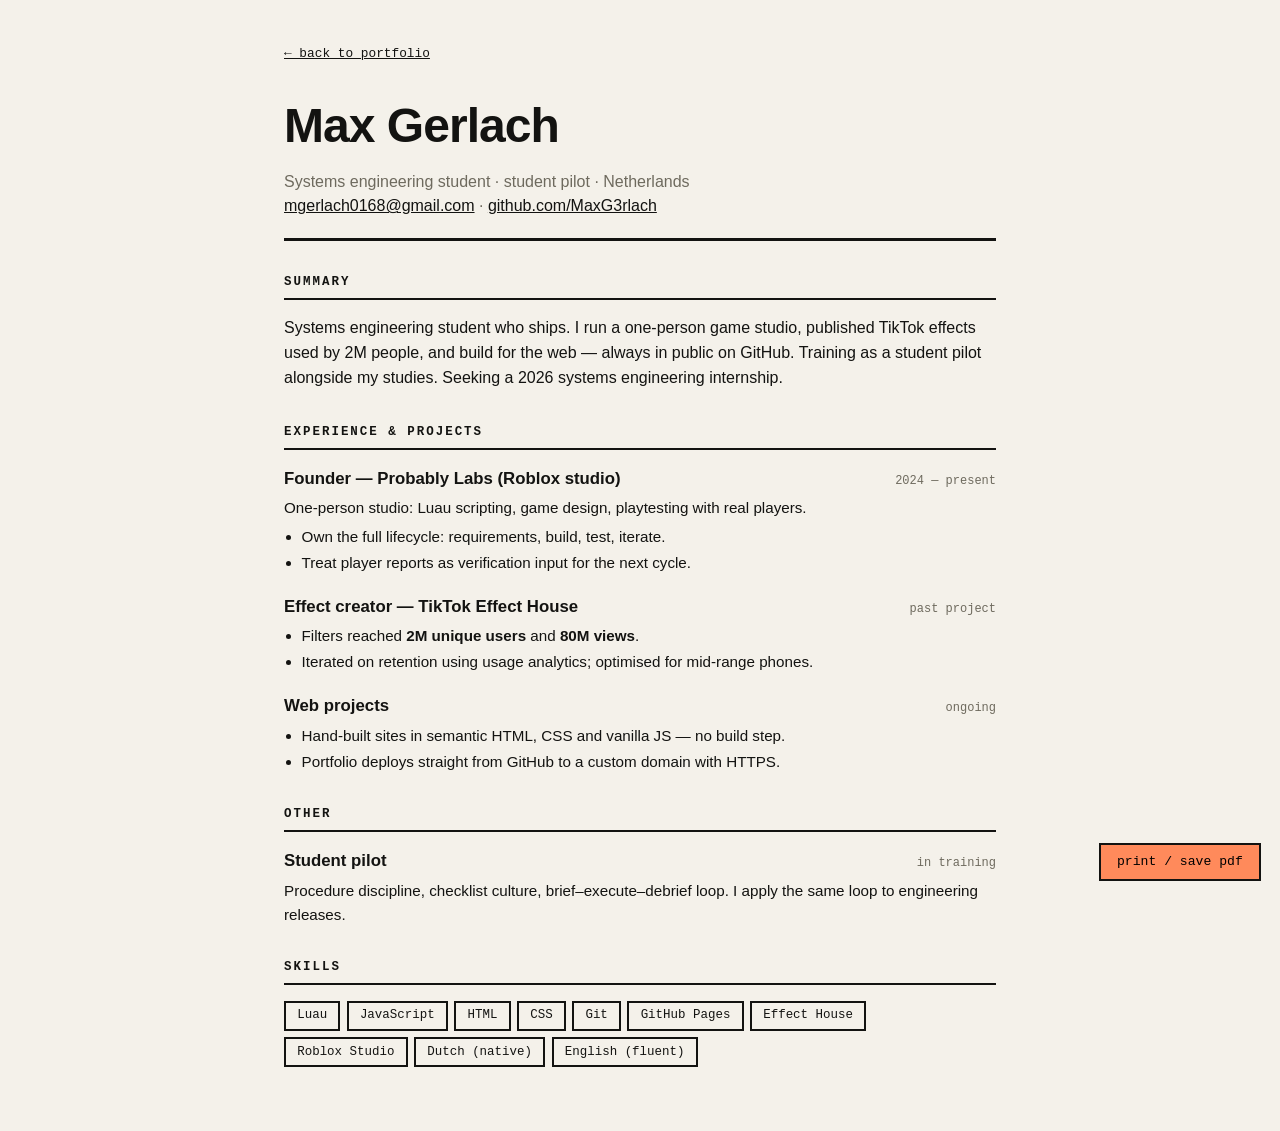
<file: resume.html>
<!DOCTYPE html>
<html lang="en">
<head>
  <meta charset="UTF-8" />
  <meta name="viewport" content="width=device-width, initial-scale=1.0" />
  <meta name="description" content="Résumé of Max Gerlach — systems engineering student and student pilot, Netherlands." />
  <meta name="robots" content="noindex" />
  <title>Résumé — Max Gerlach</title>
  <link rel="icon" href="data:image/svg+xml,%3Csvg xmlns='http://www.w3.org/2000/svg' viewBox='0 0 32 32'%3E%3Crect width='32' height='32' fill='%23FF8A5B'/%3E%3Ctext x='16' y='23' font-family='monospace' font-size='18' font-weight='bold' fill='black' text-anchor='middle'%3EM%3C/text%3E%3C/svg%3E" />
  <style>
    :root { --paper: #F4F1EA; --ink: #131311; --muted: #6E6A5E; --accent: #FF8A5B; }
    * { box-sizing: border-box; }
    body { margin: 0; background: var(--paper); color: var(--ink); font-family: "Helvetica Neue", Helvetica, Arial, system-ui, sans-serif; line-height: 1.55; -webkit-font-smoothing: antialiased; }
    .sheet { max-width: 760px; margin: 0 auto; padding: 2.5rem 1.5rem 4rem; }
    .back { font-family: ui-monospace, monospace; font-size: 0.8rem; color: var(--ink); }
    header.cv { border-bottom: 3px solid var(--ink); padding: 1.5rem 0 1.2rem; margin-bottom: 1.5rem; }
    header.cv h1 { margin: 0; font-size: clamp(2rem, 6vw, 3rem); letter-spacing: -0.02em; }
    header.cv p { margin: 0.4rem 0 0; color: var(--muted); }
    header.cv a { color: var(--ink); }
    h2 { font-family: ui-monospace, monospace; font-size: 0.78rem; text-transform: uppercase; letter-spacing: 0.16em; border-bottom: 2px solid var(--ink); padding-bottom: 0.35rem; margin: 2rem 0 1rem; }
    .item { margin-bottom: 1.2rem; }
    .item-head { display: flex; justify-content: space-between; gap: 1rem; flex-wrap: wrap; align-items: baseline; }
    .item-head h3 { margin: 0; font-size: 1.05rem; }
    .item-head span { font-family: ui-monospace, monospace; font-size: 0.75rem; color: var(--muted); }
    .item p { margin: 0.3rem 0; font-size: 0.95rem; }
    ul.tight { margin: 0.3rem 0 0; padding-left: 1.1rem; font-size: 0.95rem; }
    ul.tight li { margin: 0.15rem 0; }
    .skills { display: flex; flex-wrap: wrap; gap: 0.4rem; list-style: none; margin: 0; padding: 0; }
    .skills li { border: 2px solid var(--ink); padding: 0.2rem 0.7rem; font-family: ui-monospace, monospace; font-size: 0.78rem; }
    .printbtn { position: fixed; bottom: 1.2rem; right: 1.2rem; background: var(--accent); color: #000; border: 2px solid var(--ink); padding: 0.6rem 1rem; font-family: ui-monospace, monospace; font-size: 0.82rem; cursor: pointer; }
    @media print {
      body { background: #fff; }
      .printbtn, .back { display: none; }
      .sheet { max-width: none; padding: 0; }
      a { color: #000; text-decoration: none; }
    }
  </style>
</head>
<body>
  <div class="sheet">
    <a class="back" href="index.html">← back to portfolio</a>
    <header class="cv">
      <h1>Max Gerlach</h1>
      <p>Systems engineering student · student pilot · Netherlands<br />
      <a href="mailto:mgerlach0168@gmail.com">mgerlach0168@gmail.com</a> ·
      <a href="https://github.com/MaxG3rlach">github.com/MaxG3rlach</a></p>
    </header>

    <section aria-label="Summary">
      <h2>summary</h2>
      <p>Systems engineering student who ships. I run a one-person game studio, published TikTok effects used by 2M people, and build for the web — always in public on GitHub. Training as a student pilot alongside my studies. Seeking a 2026 systems engineering internship.</p>
    </section>

    <section aria-label="Experience">
      <h2>experience &amp; projects</h2>
      <div class="item">
        <div class="item-head"><h3>Founder — Probably Labs (Roblox studio)</h3><span>2024 — present</span></div>
        <p>One-person studio: Luau scripting, game design, playtesting with real players.</p>
        <ul class="tight">
          <li>Own the full lifecycle: requirements, build, test, iterate.</li>
          <li>Treat player reports as verification input for the next cycle.</li>
        </ul>
      </div>
      <div class="item">
        <div class="item-head"><h3>Effect creator — TikTok Effect House</h3><span>past project</span></div>
        <ul class="tight">
          <li>Filters reached <strong>2M unique users</strong> and <strong>80M views</strong>.</li>
          <li>Iterated on retention using usage analytics; optimised for mid-range phones.</li>
        </ul>
      </div>
      <div class="item">
        <div class="item-head"><h3>Web projects</h3><span>ongoing</span></div>
        <ul class="tight">
          <li>Hand-built sites in semantic HTML, CSS and vanilla JS — no build step.</li>
          <li>Portfolio deploys straight from GitHub to a custom domain with HTTPS.</li>
        </ul>
      </div>
    </section>

    <section aria-label="Other">
      <h2>other</h2>
      <div class="item">
        <div class="item-head"><h3>Student pilot</h3><span>in training</span></div>
        <p>Procedure discipline, checklist culture, brief–execute–debrief loop. I apply the same loop to engineering releases.</p>
      </div>
    </section>

    <section aria-label="Skills">
      <h2>skills</h2>
      <ul class="skills">
        <li>Luau</li><li>JavaScript</li><li>HTML</li><li>CSS</li><li>Git</li><li>GitHub Pages</li><li>Effect House</li><li>Roblox Studio</li><li>Dutch (native)</li><li>English (fluent)</li>
      </ul>
    </section>
  </div>
  <button class="printbtn" type="button" onclick="window.print()">print / save pdf</button>
</body>
</html>
</file>
